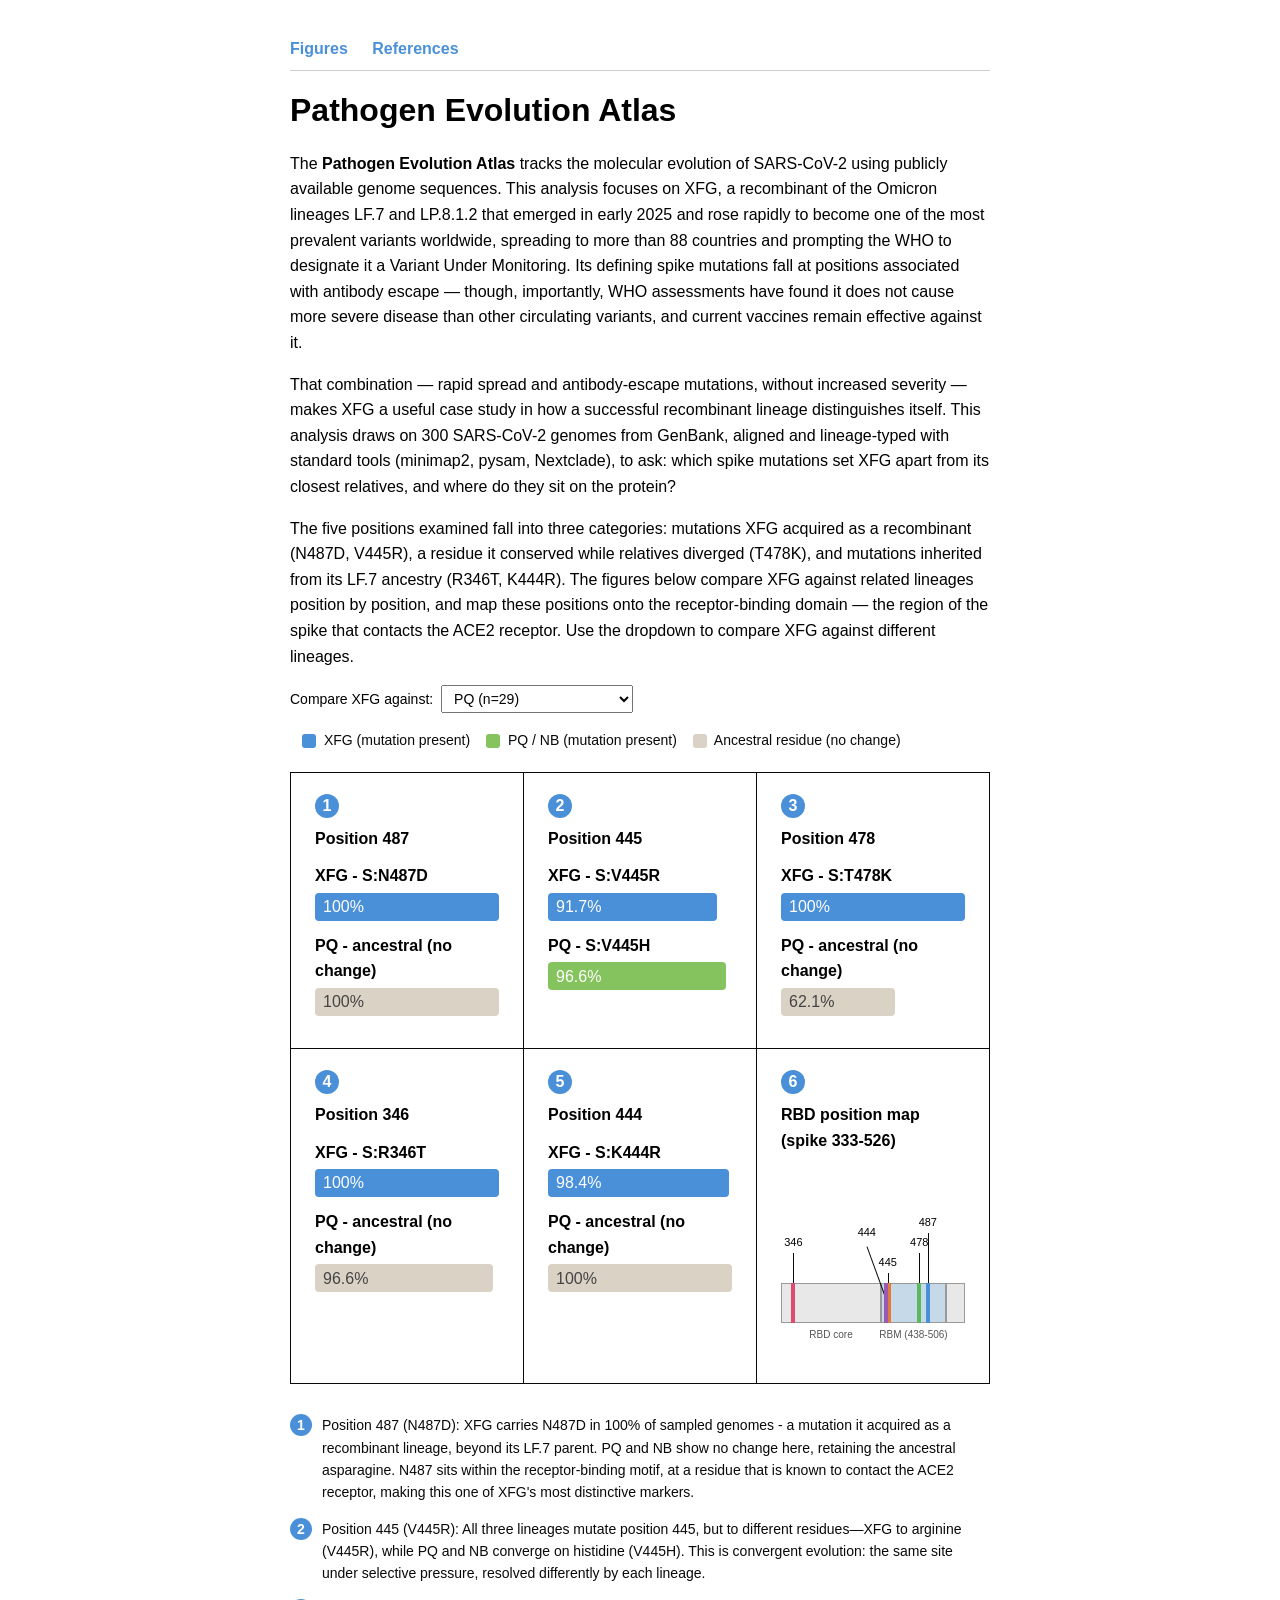
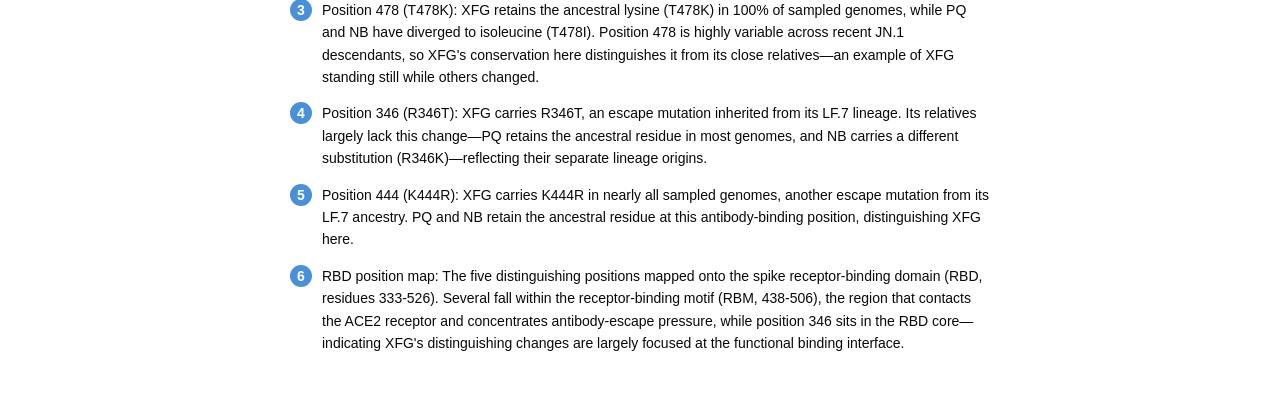
<file: index.html>
<!DOCTYPE html>
<html lang="en">
<head>
  <meta charset="UTF-8">
  <meta name="viewport" content="width=device-width, initial-scale=1.0">
  <title>Pathogen Evolution Atlas </title>
<link rel ="stylesheet" href="styles.css">
</head>
<body>
<div id="modal-overlay" class="modal-overlay hidden">
  <div class="modal-box">
    <h3 id="modal-title">Small sample size</h3>
    <p id="modal-text">Warning text goes here.</p>
    <button id="modal-close">Got it</button>
  </div>
</div>
<nav class="site-nav">
  <a href="index.html">Figures</a>
  <a href="references.html">References</a>
</nav>
<h1>Pathogen Evolution Atlas</h1>
<div class="intro">
  <p>The <strong>Pathogen Evolution Atlas</strong> tracks the molecular evolution of SARS-CoV-2 using publicly available genome sequences. This analysis focuses on XFG, a recombinant of the Omicron lineages LF.7 and LP.8.1.2 that emerged in early 2025 and rose rapidly to become one of the most prevalent variants worldwide, spreading to more than 88 countries and prompting the WHO to designate it a Variant Under Monitoring. Its defining spike mutations fall at positions associated with antibody escape — though, importantly, WHO assessments have found it does not cause more severe disease than other circulating variants, and current vaccines remain effective against it.</p>

  <p>That combination — rapid spread and antibody-escape mutations, without increased severity — makes XFG a useful case study in how a successful recombinant lineage distinguishes itself. This analysis draws on 300 SARS-CoV-2 genomes from GenBank, aligned and lineage-typed with standard tools (minimap2, pysam, Nextclade), to ask: which spike mutations set XFG apart from its closest relatives, and where do they sit on the protein?</p>

  <p>The five positions examined fall into three categories: mutations XFG acquired as a recombinant (N487D, V445R), a residue it conserved while relatives diverged (T478K), and mutations inherited from its LF.7 ancestry (R346T, K444R). The figures below compare XFG against related lineages position by position, and map these positions onto the receptor-binding domain — the region of the spike that contacts the ACE2 receptor. Use the dropdown to compare XFG against different lineages.</p>

<div class="controls">
  <label for="lineage-select">Compare XFG against: </label>
  <select id="lineage-select">
    <option value="PQ">PQ (n=29)</option>
    <option value="NB">NB (n=13)</option>
    <option value="NY">NY (n=10, small sample)</option>
    <option value="XFY">XFY (n=9, small sample)</option>
  </select>
</div>

<div class="grid-legend">
  <span class="swatch swatch-xfg"></span> XFG (mutation present)
  <span class="swatch swatch-cousin"></span> PQ / NB (mutation present)
  <span class="swatch swatch-ancestral"></span> Ancestral residue (no change)
</div>

<div id="figures"></div>

<div id="captions"></div>

<script>
  // Which lineages are small-sample, with their n values
  const smallSample = { NY: 10, XFY: 9 };
  // Remember which lineages we've already warned about
  const warnedLineages = [];

  function maybeWarn(lineage) {
    if (!(lineage in smallSample)) return;    // not a small-sample lineage, do nothing
    if (warnedLineages.includes(lineage)) return; // already warned this session, skip
    warnedLineages.push(lineage);                 // remember we're warning now

    document.getElementById("modal-text").innerHTML =
      "You're comparing against " + lineage + ", which has only " + smallSample[lineage] +
      " genomes in this dataset. Percentages are based on very few sequences and may not " +
      "reflect the lineage's true composition. Interpret this comparison with caution.";
    
    document.getElementById("modal-overlay").classList.remove("hidden");
  }

  function closeModal() {
    document.getElementById("modal-overlay").classList.add("hidden");
  }
  let siteData = null; // holds the fetched data so we can redraw without re-fetching
  fetch("data/site/residues.json")
    .then(response => response.json())
    .then(data => {
      siteData = data;
      const select = document.getElementById("lineage-select");
      redraw(select.value); // initial draw using the dropdown's default selection
      select.addEventListener("change", () => {
        maybeWarn(select.value);
        redraw(select.value);
      });
      document.getElementById("modal-close").addEventListener("click", closeModal);
      document.getElementById("modal-overlay").addEventListener("click", (event) => {
        if (event.target.id === "modal-overlay") {
          closeModal();
        }
      });
    })
    .catch(error => {
      document.getElementById("figures").innerHTML = "Error: " + error;
    });
      
    const captions = [
      "Position 487 (N487D): XFG carries N487D in 100% of sampled genomes - a mutation it acquired as a recombinant lineage, beyond its LF.7 parent. PQ and NB show no change here, retaining the ancestral asparagine. N487 sits within the receptor-binding motif, at a residue that is known to contact the ACE2 receptor, making this one of XFG's most distinctive markers.",
      "Position 445 (V445R): All three lineages mutate position 445, but to different residues—XFG to arginine (V445R), while PQ and NB converge on histidine (V445H). This is convergent evolution: the same site under selective pressure, resolved differently by each lineage.",
      "Position 478 (T478K): XFG retains the ancestral lysine (T478K) in 100% of sampled genomes, while PQ and NB have diverged to isoleucine (T478I). Position 478 is highly variable across recent JN.1 descendants, so XFG's conservation here distinguishes it from its close relatives—an example of XFG standing still while others changed.",
      "Position 346 (R346T): XFG carries R346T, an escape mutation inherited from its LF.7 lineage. Its relatives largely lack this change—PQ retains the ancestral residue in most genomes, and NB carries a different substitution (R346K)—reflecting their separate lineage origins.",
      "Position 444 (K444R): XFG carries K444R in nearly all sampled genomes, another escape mutation from its LF.7 ancestry. PQ and NB retain the ancestral residue at this antibody-binding position, distinguishing XFG here.",
      "RBD position map: The five distinguishing positions mapped onto the spike receptor-binding domain (RBD, residues 333-526). Several fall within the receptor-binding motif (RBM, 438-506), the region that contacts the ACE2 receptor and concentrates antibody-escape pressure, while position 346 sits in the RBD core—indicating XFG's distinguishing changes are largely focused at the functional binding interface."
    ]
  function redraw(comparisonLineage) {
    const figures = document.getElementById("figures");
    figures.innerHTML = "";
    const positions = [487, 445, 478, 346, 444];
    positions.forEach((pos, index) => {
      drawCard(index + 1, pos, siteData, comparisonLineage);
    });
    drawSchematic(6);
    drawCaptions();
  }
  
  function drawCaptions() {
    const box = document.getElementById("captions");
    let html = "";
    captions.forEach((text,index) => {
      html += '<div class="caption-item">';
      html += '<div class="caption-num">' + (index + 1) + '</div>';
      html += '<div>' + text + '</div>';
      html += '</div>';
    });
    box.innerHTML = html;
  }

  function dominant(changes) {
    if (changes.length === 0) {
      return null;
    }
    let top = changes[0];
    for (const item of changes) {
      if (item.pct > top.pct) {
        top = item;
      }
    }
    return top;
  }
  function ancestralPct(changes) {
    let sum = 0
    for (const item of changes) {
      sum += item.pct;
    }
    return Math.round((100 - sum) * 10) / 10;
  }

  function drawCard(figNum, position, data, comparisonLineage) {
    const posData = data[position];
    const figures = document.getElementById("figures");
    const card = document.createElement("div");
    card.className = "figure";

    let html = '<div class="fignum">' + figNum + '</div>';
    html += '<div class="label">Position ' + position + '</div>';

    for (const family of ["XFG", comparisonLineage]) {
      const changes = posData[family].changes;
      const topChange = dominant(changes);
      const anc = ancestralPct(changes);
      
      let barLabel, barPct, isAncestral;
      if (topChange === null || anc > topChange.pct) {
        barLabel = "ancestral (no change)";
        barPct = anc;
        isAncestral = true;
      } else {
        barLabel = topChange.change;
        barPct = topChange.pct;
        isAncestral = false;
      }
      
      let barClass = (family === "XFG") ? "bar" : "bar bar-cousin";
      if (isAncestral) {
        barClass += " bar-ancestral";
      }

      html += '<div class="row">';
      html += '<div class="label">' + family + " - " + barLabel + '</div>';
      html += '<div class="' + barClass + '" style="width:' + barPct + '%">' + barPct + '%</div>';
      html += '</div>';
    }

    card.innerHTML = html;
    figures.appendChild(card);
  }
  function drawSchematic(figNum) {
    const RBD_START = 333;
    const RBD_END = 526;
    const RBM_START = 438;
    const RBM_END = 506;

    function toPercent(pos) {
      return (pos - RBD_START) / (RBD_END - RBD_START) * 100;
    }

    const figures = document.getElementById("figures");
    const card = document.createElement("div");
    card.className = "figure";

    let html = '<div class="fignum">' + figNum + '</div>';
    html += '<div class="label">RBD position map (spike ' + RBD_START + '-' + RBD_END + ')</div>';

    html += '<div class="rbd-track">';

    const rbmLeft = toPercent(RBM_START);
    const rbmRight = toPercent(RBM_END);

    // Three segments: core (left), RBM (middle), core (right)
    html += '<div class="seg seg-core" style="left:0%; width:' + rbmLeft + '%"></div>';
    html += '<div class="seg seg-rbm" style="left:' + rbmLeft + '%; width:' + (rbmRight - rbmLeft) + '%"></div>';
    html += '<div class="seg seg-core" style="left:' + rbmRight + '%; width:' + (100 - rbmRight) + '%"></div>';

    // Segment labels
    html += '<div class="seg-label" style="left:' + (rbmLeft / 2) + '%">RBD core</div>';
    html += '<div class="seg-label" style="left:' + ((rbmLeft + rbmRight) / 2) + '%">RBM (438-506)</div>';

    // Position markers
    const mapped = [487, 445, 478, 346, 444];
    const heights = [70, 30, 50, 50, 60];
    const colors = ["#4a90d9", "#e07b39", "#5cb85c", "#e04a6d", "#9b59b6"];
    mapped.forEach((pos, index) => {
      const left = toPercent(pos);
      const lineHeight = heights[index % heights.length];
      const color = colors[index];

      let nudge = 0;
      if (pos === 444) nudge = -1;
      if (pos === 445) nudge = 1;
      html += '<div class="pos-dot" style="left:calc(' + left + '% + ' + nudge + 'px); background:' + color + '"></div>';

      if (pos === 444) {
        html += '<div class="pos-line pos-line-diagonal" style="left:' + left + '%; height:' + lineHeight + 'px"></div>';
        html += '<div class="pos-label" style="left:calc(' + left + '% - 20px); bottom:' + (lineHeight + 22) + 'px; top:auto">' + pos + '</div>';
      } else {
        html += '<div class="pos-line" style="left:' + left + '%; height:' + lineHeight + 'px"></div>';
        html += '<div class="pos-label" style="left:' + left + '%; bottom:' + (lineHeight + 22) + 'px; top:auto">' + pos + '</div>';
      }
    });

    html += '</div>';

    card.innerHTML = html;
    figures.appendChild(card);
  }
</script>
</body>
</html>
</file>
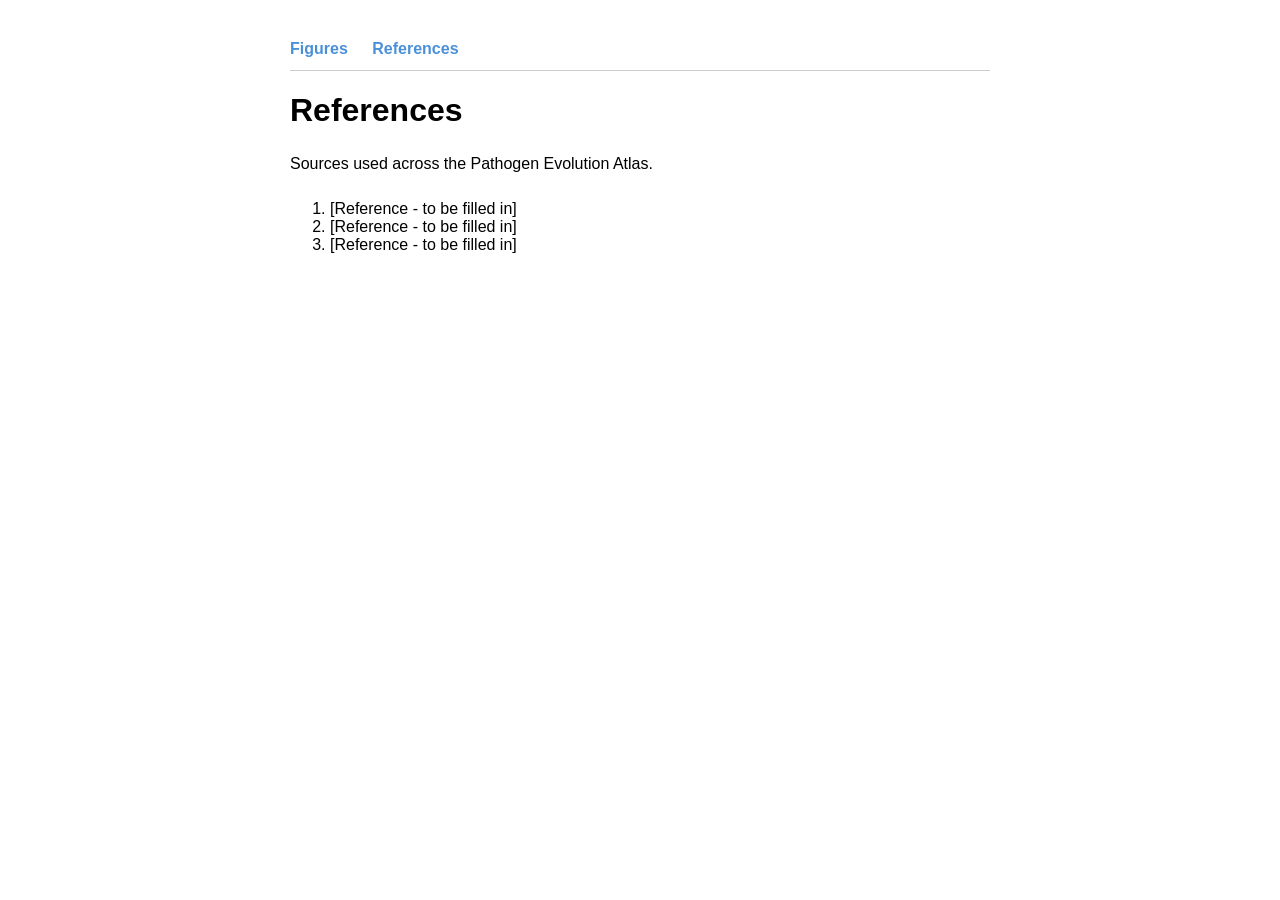
<file: references.html>
<!DOCTYPE html>
<html lang="en">
<head>
    <meta charset="UTF-8">
    <meta name="viewport" content="width=device-width, initial-scale=1.0">
    <title>References - Pathogen Evolution Atlas</title>
    <link rel="stylesheet" href="styles.css">
</head> 
<body>
<nav class="site-nav">
  <a href="index.html">Figures</a>
  <a href="references.html">References</a>
</nav>
<h1>References</h1>
<p class="intro">Sources used across the Pathogen Evolution Atlas.</p>

<ol id="ref-list">
    <li>[Reference - to be filled in]</li>
    <li>[Reference - to be filled in]</li>
    <li>[Reference - to be filled in]</li>
</ol>

</body>
</html>
</file>
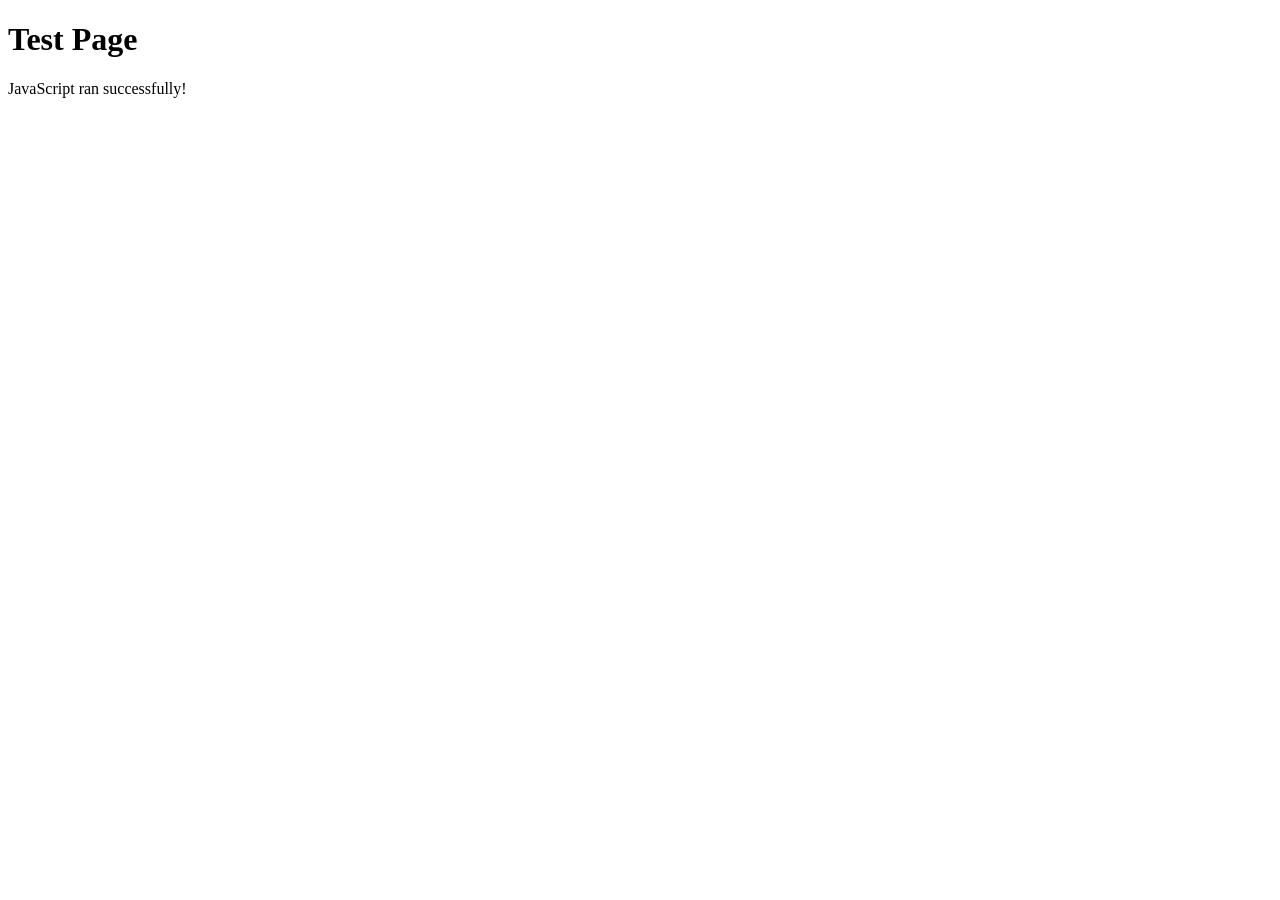
<file: dashboard/test.html>
<!DOCTYPE html>
<html>
<head>
<title>Test</title>
</head>
<body>
<h1>Test Page</h1>
<script>
alert('JavaScript is working!');
document.body.innerHTML += '<p>JavaScript ran successfully!</p>';
</script>
</body>
</html>
</file>
<file: styles.css>
body { font-family: sans-serif; max-width: 700px; margin: 40px auto; padding: 0 20px; }
  .figure {
    border-top: 1.5px solid #090909;
    border-left: 1.5px solid #090909;
    padding: 20px 24px;
  }
  .intro {
    max-width: 700px;
    line-height: 1.6;
    margin-bottom: 24px;
  }
  .intro p {
    margin-bottom: 14px;
  }
  h2 { margin-bottom: 4px; }
  .row { margin: 12px 0; }
  .label { font-weight: bold; margin-bottom: 4px; }
  .bar {
    height: 28px;
    background: #4a90d9;
    color: white;
    border-radius: 4px;
    display: flex;
    align-items: center;
    padding-left: 8px;
    box-sizing: border-box;
    white-space: nowrap;
  }
  .bar-cousin { background: #85c35f; }
  .legend { 
    font-size: 14px;
    color: #090909;
    border-bottom: 1px solid #090909;
    padding: 0 24px 16px 24px;
    margin: 0 -24px 20px -24px;
  }
  .swatch {
    display: inline-block;
    width: 14px;
    height: 14px;
    border-radius: 3px;
    vertical-align: middle;
    margin-right: 4px;
    margin-left: 12px;
  }
  .swatch-xfg { background: #4a90d9; }
  .swatch-cousin { background: #85c35f; }
  #output { margin-top: 8px; }
  .caption { 
    font-size: 14px;
    color: #090909;
    line-height: 1.5;
    max-width: 600px;
    border-top: 1px solid #090909;
    padding: 16px 24px 0 24px;
    margin: 20px -24px 0 -24px;
  }
  #figures {
    display: grid;
    grid-template-columns: repeat(3, 1fr);
    gap: 0;
    margin-top: 20px;
    border-right: 1.5px solid #090909;
    border-bottom: 1.5px solid #090909;
  }
  .fignum {
    display: inline-block;
    background: #4a90d9;
    color: white;
    font-weight: bold;
    width: 24px;
    height: 24px;
    border-radius: 50%;
    text-align: center;
    line-height: 24px;
    margin-bottom: 8px;
  }
  .bar-ancestral { background: #d9d2c5; color: #444444; }
  .swatch-ancestral { background: #d9d2c5; }
  .grid-legend { font-size: 14px; color:#090909; margin: 8px 0 16px 0; }
  .rbd-track {
    position: relative;
    height: 40px;
    margin: 130px 0 40px 0;
  }
  .seg {
    position: absolute;
    top: 0;
    bottom: 0;
    box-sizing: border-box;
    border: 1px solid #999;
  }
  .seg-core { background: #e8e8e8; }
  .seg-rbm { background: #c5d9e8; }
  .seg-label {
    position: absolute;
    bottom: -20px;
    font-size: 10px;
    color: #555;
    transform: translateX(-50%);
    white-space: nowrap;
  }
  .rbm-region {
    position: absolute;
    top: 0;
    bottom: 0;
    background: #c5d9e8
  }
  .pos-dot {
    position: absolute;
    top: 0;
    bottom: 0;
    width: 4px;
    transform: translateX(-50%);
    z-index: 2;
  }
  .pos-label {
    position: absolute;
    top: -22px;
    font-size: 11px;
    transform: translateX(-50%);
    white-space: nowrap;
  }
  .pos-line {
    position: absolute;
    width: 1px;
    background: #090909;
    bottom: 50%;
  }
  .pos-line-diagonal {
    transform: rotate(-20deg);
    transform-origin: bottom;
  }
  #captions {
    margin-top: 30px;
    font-size: 14px;
    line-height: 1.6;
    color: #090909
  }
  .caption-item {
    margin-bottom: 14px;
    display: flex;
    gap: 10px;
  }
  .caption-num {
    flex-shrink: 0;
    font-weight: bold;
    background: #4a90d9;
    color: white;
    width: 22px;
    height: 22px;
    border-radius: 50%;
    text-align: center;
    line-height: 22px;
  }
  .site-nav {
    margin-bottom: 20px;
    padding-bottom: 12px;
    border-bottom: 1px solid #ccc;
  }
  .site-nav a {
    margin-right: 20px;
    text-decoration: none;
    color: #4a90d9;
    font-weight: bold;
  }
  .site-nav a:hover {
    text-decoration: underline;
  }
  .controls {
    margin: 16px 0;
    font-size: 14px;
  }
  .controls select {
    font-size: 14px;
    padding: 4px 8px;
    margin-left: 4px;
  }
  .modal-overlay {
    position: fixed;
    top: 0;
    left: 0;
    width: 100%;
    height: 100%;
    background: rgba(0, 0, 0, 0.5);
    display: flex;
    align-items: center;
    justify-content: center;
    z-index: 100;
  }
  .modal-overlay.hidden {
    display: none;
  }
  .modal-box {
    background: white;
    padding: 24px 28px;
    border-radius: 6px;
    max-width: 420px;
    box-shadow: 0 4px 20px rgba(0, 0, 0, 0.3);
  }
  .modal-box h3 {
    margin-top: 0;
    color: #b00;
  }
  .modal-box button {
    margin-top: 12px;
    padding: 8px 16px;
    font-size: 14px;
    cursor: pointer;
  }
</file>
